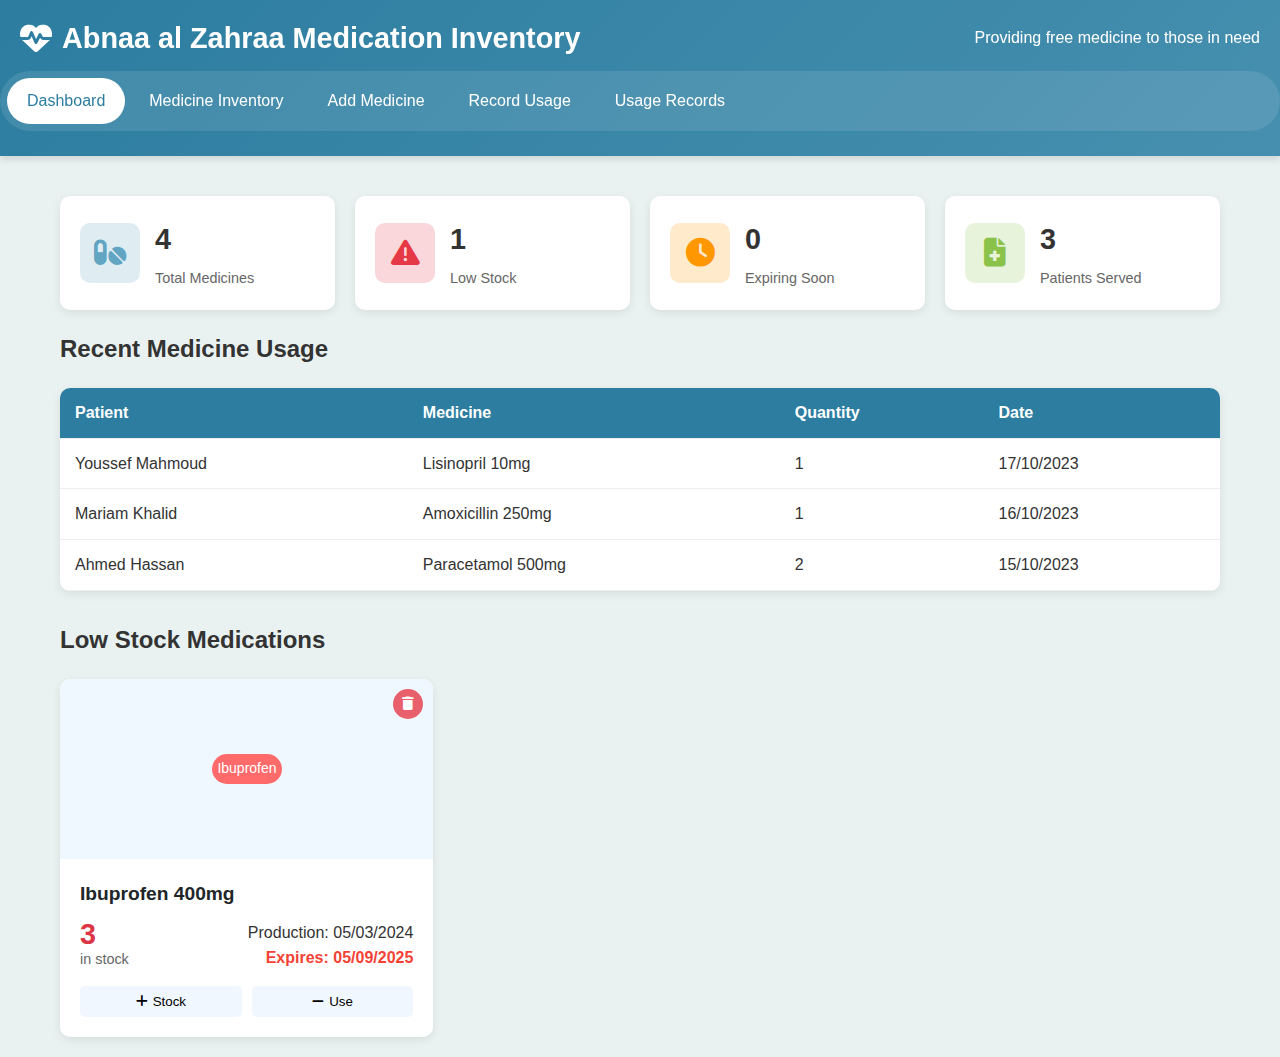
<file: index.html>
<!DOCTYPE html>
<html lang="en">
<head>
    <meta charset="UTF-8">
    <meta name="viewport" content="width=device-width, initial-scale=1.0">
    <title>Abnaa al Zahraa Medication Inventory</title>
    <link rel="stylesheet" href="https://cdnjs.cloudflare.com/ajax/libs/font-awesome/6.4.0/css/all.min.css">
    <style>
        :root {
            --primary: #2c7da0;
            --secondary: #468faf;
            --success: #61a5c2;
            --warning: #ffb703;
            --danger: #e63946;
            --light: #f8f9fa;
            --dark: #212529;
            --low-stock: #dc3545;
            --expiring-soon: #ff9800;
            --expired: #f44336;
            --sidebar: #1e3a5f;
            --header: #2c5282;
        }
        
        * {
            margin: 0;
            padding: 0;
            box-sizing: border-box;
            font-family: 'Segoe UI', Tahoma, Geneva, Verdana, sans-serif;
        }
        
        body {
            background-color: #e9f2f1;
            color: #333;
            line-height: 1.6;
        }
        
        .container {
            max-width: 1200px;
            margin: 0 auto;
            padding: 20px;
        }
        
        header {
            background: linear-gradient(135deg, var(--primary), var(--secondary));
            color: white;
            padding: 15px 0;
            box-shadow: 0 4px 6px rgba(0,0,0,0.1);
            position: sticky;
            top: 0;
            z-index: 100;
        }
        
        .header-content {
            display: flex;
            justify-content: space-between;
            align-items: center;
            padding: 0 20px;
        }
        
        .logo {
            display: flex;
            align-items: center;
            gap: 10px;
        }
        
        .logo i {
            font-size: 2rem;
        }
        
        .logo h1 {
            font-size: 1.8rem;
            font-weight: 600;
        }
        
        .tabs {
            display: flex;
            background: rgba(255,255,255,0.1);
            border-radius: 30px;
            padding: 5px;
            margin: 10px 0;
            flex-wrap: wrap;
        }
        
        .tab {
            padding: 10px 20px;
            border-radius: 30px;
            cursor: pointer;
            transition: all 0.3s;
            font-weight: 500;
            margin: 2px;
        }
        
        .tab.active {
            background: white;
            color: var(--primary);
        }
        
        .tab:hover:not(.active) {
            background: rgba(255,255,255,0.2);
        }
        
        .dashboard-stats {
            display: grid;
            grid-template-columns: repeat(auto-fit, minmax(240px, 1fr));
            gap: 20px;
            margin: 20px 0;
        }
        
        .stat-card {
            background: white;
            border-radius: 10px;
            padding: 20px;
            box-shadow: 0 3px 10px rgba(0,0,0,0.08);
            display: flex;
            align-items: center;
            gap: 15px;
            transition: transform 0.3s;
        }
        
        .stat-card:hover {
            transform: translateY(-5px);
        }
        
        .stat-icon {
            width: 60px;
            height: 60px;
            border-radius: 10px;
            display: flex;
            align-items: center;
            justify-content: center;
            font-size: 1.8rem;
        }
        
        .stat-icon.total {
            background: rgba(97, 165, 194, 0.2);
            color: var(--success);
        }
        
        .stat-icon.low {
            background: rgba(230, 57, 70, 0.2);
            color: var(--danger);
        }
        
        .stat-icon.expiring {
            background: rgba(255, 152, 0, 0.2);
            color: var(--expiring-soon);
        }
        
        .stat-icon.usage {
            background: rgba(139, 195, 74, 0.2);
            color: #8bc34a;
        }
        
        .stat-text h3 {
            font-size: 1.8rem;
            font-weight: 700;
            margin-bottom: 5px;
        }
        
        .stat-text p {
            color: #666;
            font-size: 0.9rem;
        }
        
        .content-section {
            display: none;
        }
        
        .content-section.active {
            display: block;
        }
        
        .medicines-grid {
            display: grid;
            grid-template-columns: repeat(auto-fill, minmax(280px, 1fr));
            gap: 20px;
            margin-top: 20px;
        }
        
        .medicine-card {
            background: white;
            border-radius: 10px;
            overflow: hidden;
            box-shadow: 0 3px 10px rgba(0,0,0,0.08);
            transition: transform 0.3s;
            position: relative;
        }
        
        .medicine-card:hover {
            transform: translateY(-5px);
            box-shadow: 0 5px 15px rgba(0,0,0,0.1);
        }
        
        .delete-btn {
            position: absolute;
            top: 10px;
            right: 10px;
            background: rgba(230, 57, 70, 0.8);
            color: white;
            border: none;
            width: 30px;
            height: 30px;
            border-radius: 50%;
            display: flex;
            align-items: center;
            justify-content: center;
            cursor: pointer;
            z-index: 10;
            transition: all 0.3s;
        }
        
        .delete-btn:hover {
            background: var(--danger);
            transform: scale(1.1);
        }
        
        .medicine-image {
            height: 180px;
            background: #f0f8ff;
            display: flex;
            align-items: center;
            justify-content: center;
            overflow: hidden;
            position: relative;
        }
        
        .medicine-image img {
            max-width: 100%;
            max-height: 100%;
            object-fit: contain;
            padding: 10px;
        }
        
        .medicine-details {
            padding: 20px;
        }
        
        .medicine-name {
            font-size: 1.2rem;
            font-weight: 600;
            margin-bottom: 10px;
            color: var(--dark);
        }
        
        .medicine-info {
            display: flex;
            justify-content: space-between;
            margin-bottom: 15px;
        }
        
        .medicine-quantity {
            display: flex;
            flex-direction: column;
        }
        
        .quantity-value {
            font-size: 1.8rem;
            font-weight: 700;
            line-height: 1;
        }
        
        .low-stock {
            color: var(--low-stock);
        }
        
        .quantity-label {
            font-size: 0.9rem;
            color: #666;
        }
        
        .medicine-dates {
            display: flex;
            flex-direction: column;
            text-align: right;
        }
        
        .expiring-soon {
            color: var(--expiring-soon);
            font-weight: 600;
        }
        
        .expired {
            color: var(--expired);
            font-weight: 700;
        }
        
        .medicine-actions {
            display: flex;
            gap: 10px;
            margin-top: 15px;
        }
        
        .action-btn {
            flex: 1;
            padding: 8px;
            border-radius: 5px;
            background: #f0f7ff;
            border: none;
            cursor: pointer;
            display: flex;
            align-items: center;
            justify-content: center;
            gap: 5px;
            transition: all 0.3s;
        }
        
        .action-btn:hover {
            background: var(--primary);
            color: white;
        }
        
        .form-container {
            background: white;
            border-radius: 10px;
            padding: 30px;
            box-shadow: 0 3px 10px rgba(0,0,0,0.08);
            max-width: 800px;
            margin: 20px auto;
        }
        
        .form-title {
            font-size: 1.5rem;
            margin-bottom: 20px;
            color: var(--dark);
            padding-bottom: 10px;
            border-bottom: 2px solid #f0f7ff;
        }
        
        .form-grid {
            display: grid;
            grid-template-columns: 1fr 1fr;
            gap: 20px;
        }
        
        .form-group {
            margin-bottom: 20px;
        }
        
        .form-group.full-width {
            grid-column: 1 / -1;
        }
        
        .form-group label {
            display: block;
            margin-bottom: 8px;
            font-weight: 500;
            color: #444;
        }
        
        .form-control {
            width: 100%;
            padding: 12px 15px;
            border: 1px solid #ddd;
            border-radius: 5px;
            font-size: 1rem;
            transition: border 0.3s;
        }
        
        .form-control:focus {
            outline: none;
            border-color: var(--primary);
        }
        
        .image-upload {
            border: 2px dashed #ddd;
            border-radius: 10px;
            padding: 30px;
            text-align: center;
            cursor: pointer;
            transition: all 0.3s;
            position: relative;
        }
        
        .image-upload:hover {
            border-color: var(--primary);
            background: #f0f7ff;
        }
        
        .image-upload i {
            font-size: 3rem;
            color: #ccc;
            margin-bottom: 15px;
        }
        
        .image-upload p {
            color: #666;
            margin-bottom: 5px;
        }
        
        .image-upload input {
            position: absolute;
            top: 0;
            left: 0;
            width: 100%;
            height: 100%;
            opacity: 0;
            cursor: pointer;
        }
        
        .image-preview {
            max-width: 100%;
            max-height: 200px;
            margin-top: 20px;
            display: none;
            border: 1px solid #ddd;
            border-radius: 5px;
            padding: 5px;
        }
        
        .btn {
            padding: 10px 20px;
            border: none;
            border-radius: 5px;
            cursor: pointer;
            font-weight: 600;
            display: inline-flex;
            align-items: center;
            gap: 8px;
            transition: all 0.3s;
        }
        
        .btn-primary {
            background: var(--primary);
            color: white;
        }
        
        .btn-primary:hover {
            background: #1d6380;
        }
        
        .btn-danger {
            background: var(--danger);
            color: white;
        }
        
        .btn-danger:hover {
            background: #c82333;
        }
        
        .btn-block {
            display: block;
            width: 100%;
            text-align: center;
        }
        
        .btn-container {
            display: flex;
            gap: 10px;
            margin-top: 20px;
        }
        
        .records-table {
            width: 100%;
            border-collapse: collapse;
            margin-top: 20px;
            background: white;
            border-radius: 10px;
            overflow: hidden;
            box-shadow: 0 3px 10px rgba(0,0,0,0.08);
        }
        
        .records-table th, .records-table td {
            padding: 12px 15px;
            text-align: left;
            border-bottom: 1px solid #eee;
        }
        
        .records-table th {
            background: var(--primary);
            color: white;
            font-weight: 600;
        }
        
        .records-table tr:hover {
            background-color: #f8f9fa;
        }
        
        .notification {
            position: fixed;
            top: 20px;
            right: 20px;
            padding: 15px 20px;
            border-radius: 5px;
            background: var(--success);
            color: white;
            box-shadow: 0 3px 10px rgba(0,0,0,0.2);
            z-index: 1000;
            display: flex;
            align-items: center;
            gap: 10px;
            transform: translateX(110%);
            transition: transform 0.3s ease-out;
        }
        
        .notification.show {
            transform: translateX(0);
        }
        
        .notification i {
            font-size: 1.2rem;
        }
        
        .notification.warning {
            background: var(--warning);
        }
        
        .notification.danger {
            background: var(--danger);
        }
        
        .usage-form {
            display: grid;
            grid-template-columns: 1fr 1fr;
            gap: 20px;
        }
        
        .image-help {
            font-size: 0.85rem;
            color: #666;
            margin-top: 5px;
        }
        
        .records-actions {
            display: flex;
            gap: 10px;
            margin-bottom: 20px;
            justify-content: flex-end;
        }
        
        .empty-records {
            text-align: center;
            padding: 40px;
            color: #666;
            font-size: 1.1rem;
        }
        
        .empty-records i {
            font-size: 3rem;
            margin-bottom: 15px;
            color: #ddd;
        }
        
        @media (max-width: 768px) {
            .form-grid, .usage-form {
                grid-template-columns: 1fr;
            }
            
            .dashboard-stats {
                grid-template-columns: 1fr;
            }
            
            .medicines-grid {
                grid-template-columns: 1fr;
            }
            
            .tabs {
                flex-wrap: wrap;
            }
            
            .tab {
                padding: 8px 15px;
                font-size: 0.9rem;
            }
            
            .records-actions {
                flex-direction: column;
                align-items: flex-end;
            }
        }
    </style>
</head>
<body>
    <header>
        <div class="header-content">
            <div class="logo">
                <i class="fas fa-heartbeat"></i>
                <h1>Abnaa al Zahraa Medication Inventory</h1>
            </div>
            <div>
                <p>Providing free medicine to those in need</p>
            </div>
        </div>
        
        <div class="tabs">
            <div class="tab active" data-target="dashboard">Dashboard</div>
            <div class="tab" data-target="inventory">Medicine Inventory</div>
            <div class="tab" data-target="add-medicine">Add Medicine</div>
            <div class="tab" data-target="record-usage">Record Usage</div>
            <div class="tab" data-target="records">Usage Records</div>
        </div>
    </header>
    
    <div class="container">
        <!-- Dashboard Section -->
        <div id="dashboard" class="content-section active">
            <div class="dashboard-stats">
                <div class="stat-card">
                    <div class="stat-icon total">
                        <i class="fas fa-pills"></i>
                    </div>
                    <div class="stat-text">
                        <h3 id="total-medicines">0</h3>
                        <p>Total Medicines</p>
                    </div>
                </div>
                <div class="stat-card">
                    <div class="stat-icon low">
                        <i class="fas fa-exclamation-triangle"></i>
                    </div>
                    <div class="stat-text">
                        <h3 id="low-stock">0</h3>
                        <p>Low Stock</p>
                    </div>
                </div>
                <div class="stat-card">
                    <div class="stat-icon expiring">
                        <i class="fas fa-clock"></i>
                    </div>
                    <div class="stat-text">
                        <h3 id="expiring-soon">0</h3>
                        <p>Expiring Soon</p>
                    </div>
                </div>
                <div class="stat-card">
                    <div class="stat-icon usage">
                        <i class="fas fa-file-medical"></i>
                    </div>
                    <div class="stat-text">
                        <h3 id="total-usage">0</h3>
                        <p>Patients Served</p>
                    </div>
                </div>
            </div>
            
            <h2>Recent Medicine Usage</h2>
            <div class="records-table-container">
                <table class="records-table">
                    <thead>
                        <tr>
                            <th>Patient</th>
                            <th>Medicine</th>
                            <th>Quantity</th>
                            <th>Date</th>
                        </tr>
                    </thead>
                    <tbody id="recent-records">
                        <!-- Recent records will be populated here -->
                    </tbody>
                </table>
            </div>
            
            <h2 style="margin-top: 30px;">Low Stock Medications</h2>
            <div class="medicines-grid" id="low-stock-grid">
                <!-- Low stock medicines will be added here -->
            </div>
        </div>
        
        <!-- Inventory Section -->
        <div id="inventory" class="content-section">
            <div style="display: flex; justify-content: space-between; align-items: center; margin-bottom: 20px;">
                <h2>Medicine Inventory</h2>
                <div class="search-container">
                    <input type="text" id="searchInput" placeholder="Search medicines..." style="padding: 10px; border: 1px solid #ddd; border-radius: 4px; width: 250px;">
                    <button id="searchBtn" style="background: var(--primary); color: white; border: none; padding: 10px 15px; border-radius: 4px; margin-left: 10px; cursor: pointer;">
                        <i class="fas fa-search"></i>
                    </button>
                </div>
            </div>
            <div class="medicines-grid" id="medicinesGrid">
                <!-- All medicines will be added here -->
            </div>
        </div>
        
        <!-- Add Medicine Section -->
        <div id="add-medicine" class="content-section">
            <div class="form-container">
                <h2 class="form-title">Add New Medicine</h2>
                <form id="add-medicine-form">
                    <div class="form-grid">
                        <div class="form-group">
                            <label for="med-name">Medicine Name</label>
                            <input type="text" id="med-name" class="form-control" placeholder="Enter medicine name" required>
                        </div>
                        
                        <div class="form-group">
                            <label for="med-quantity">Initial Quantity</label>
                            <input type="number" id="med-quantity" class="form-control" placeholder="Enter quantity" min="1" required>
                        </div>
                        
                        <div class="form-group">
                            <label for="production-date">Production Date</label>
                            <input type="date" id="production-date" class="form-control" required>
                        </div>
                        
                        <div class="form-group">
                            <label for="expiration-date">Expiration Date</label>
                            <input type="date" id="expiration-date" class="form-control" required>
                        </div>
                        
                        <div class="form-group">
                            <label for="med-category">Category</label>
                            <select id="med-category" class="form-control">
                                <option value="pain">Pain Relief</option>
                                <option value="antibiotic">Antibiotic</option>
                                <option value="chronic">Chronic Condition</option>
                                <option value="vitamin">Vitamin</option>
                                <option value="other">Other</option>
                            </select>
                        </div>
                        
                        <div class="form-group">
                            <label for="med-description">Description (Optional)</label>
                            <textarea id="med-description" class="form-control" placeholder="Enter medicine description" rows="2"></textarea>
                        </div>
                        
                        <div class="form-group full-width">
                            <label>Medicine Image</label>
                            <div class="image-upload" id="image-upload-area">
                                <i class="fas fa-cloud-upload-alt"></i>
                                <p>Click or drag to upload medicine image</p>
                                <p class="image-help">(Supports JPG, PNG - max 2MB)</p>
                                <input type="file" id="med-image" accept="image/*">
                            </div>
                            <img id="image-preview" class="image-preview" alt="Image preview">
                        </div>
                    </div>
                    
                    <div class="btn-container">
                        <button type="submit" class="btn btn-primary">
                            <i class="fas fa-save"></i> Save Medicine
                        </button>
                        <button type="reset" class="btn" style="background: #f0f0f0;">
                            <i class="fas fa-times"></i> Clear Form
                        </button>
                    </div>
                </form>
            </div>
        </div>
        
        <!-- Record Usage Section -->
        <div id="record-usage" class="content-section">
            <div class="form-container">
                <h2 class="form-title">Record Medicine Usage</h2>
                <form id="usage-form">
                    <div class="usage-form">
                        <div class="form-group">
                            <label for="patient-name">Patient Name</label>
                            <input type="text" id="patient-name" class="form-control" placeholder="Enter patient name" required>
                        </div>
                        
                        <div class="form-group">
                            <label for="patient-age">Patient Age</label>
                            <input type="number" id="patient-age" class="form-control" placeholder="Enter age" min="1" required>
                        </div>
                        
                        <div class="form-group">
                            <label for="medicine-select">Medicine</label>
                            <select id="medicine-select" class="form-control" required>
                                <option value="">Select a medicine</option>
                                <!-- Options will be populated dynamically -->
                            </select>
                        </div>
                        
                        <div class="form-group">
                            <label for="usage-quantity">Quantity Used</label>
                            <input type="number" id="usage-quantity" class="form-control" placeholder="Enter quantity" min="1" required>
                        </div>
                        
                        <div class="form-group">
                            <label for="usage-date">Date</label>
                            <input type="date" id="usage-date" class="form-control" required>
                        </div>
                        
                        <div class="form-group">
                            <label for="doctor-name">Doctor Name</label>
                            <input type="text" id="doctor-name" class="form-control" placeholder="Enter doctor name" required>
                        </div>
                        
                        <div class="form-group">
                            <label for="condition">Condition Treated</label>
                            <input type="text" id="condition" class="form-control" placeholder="Enter condition" required>
                        </div>
                        
                        <div class="form-group full-width">
                            <label for="notes">Notes (Optional)</label>
                            <textarea id="notes" class="form-control" placeholder="Enter additional notes" rows="3"></textarea>
                        </div>
                    </div>
                    
                    <div class="btn-container">
                        <button type="submit" class="btn btn-primary">
                            <i class="fas fa-file-medical"></i> Record Usage
                        </button>
                    </div>
                </form>
            </div>
        </div>
        
        <!-- Records Section -->
        <div id="records" class="content-section">
            <div style="display: flex; justify-content: space-between; align-items: center; margin-bottom: 20px;">
                <h2>Medicine Usage Records</h2>
                <div class="records-actions">
                    <button id="export-records" class="btn btn-primary">
                        <i class="fas fa-download"></i> Export Records
                    </button>
                    <button id="clear-records" class="btn btn-danger">
                        <i class="fas fa-trash"></i> Clear Records
                    </button>
                </div>
            </div>
            
            <div class="records-table-container">
                <table class="records-table">
                    <thead>
                        <tr>
                            <th>Date</th>
                            <th>Patient</th>
                            <th>Medicine</th>
                            <th>Quantity</th>
                            <th>Condition</th>
                            <th>Doctor</th>
                        </tr>
                    </thead>
                    <tbody id="records-body">
                        <!-- Records will be populated here -->
                    </tbody>
                </table>
                <div id="empty-records-message" class="empty-records" style="display: none;">
                    <i class="fas fa-file-alt"></i>
                    <p>No usage records found</p>
                    <p>Start recording medicine usage to see data here</p>
                </div>
            </div>
        </div>
    </div>
    
    <div class="notification" id="notification">
        <i class="fas fa-check-circle"></i>
        <div>Operation completed successfully!</div>
    </div>
    
    <script>
        // Sample medicine data
        let medicines = [
            {
                id: 1,
                name: "Paracetamol 500mg",
                quantity: 15,
                productionDate: "2024-01-15",
                expirationDate: "2025-07-15",
                description: "Pain reliever and fever reducer",
                category: "pain",
                image: "data:image/svg+xml;charset=UTF-8,%3Csvg xmlns='http://www.w3.org/2000/svg' width='100' height='100' viewBox='0 0 100 100'%3E%3Crect x='15' y='35' rx='15' ry='15' width='70' height='30' fill='%23FF6B6B'/%3E%3Ctext x='50' y='50' font-family='Arial' font-size='14' fill='white' text-anchor='middle' dominant-baseline='middle'%3EParacetamol%3C/text%3E%3C/svg%3E"
            },
            {
                id: 2,
                name: "Amoxicillin 250mg",
                quantity: 8,
                productionDate: "2024-02-10",
                expirationDate: "2025-08-10",
                description: "Antibiotic for bacterial infections",
                category: "antibiotic",
                image: "data:image/svg+xml;charset=UTF-8,%3Csvg xmlns='http://www.w3.org/2000/svg' width='100' height='100' viewBox='0 0 100 100'%3E%3Crect x='15' y='35' rx='15' ry='15' width='70' height='30' fill='%234ECDC4'/%3E%3Ctext x='50' y='50' font-family='Arial' font-size='14' fill='white' text-anchor='middle' dominant-baseline='middle'%3EAmoxicillin%3C/text%3E%3C/svg%3E"
            },
            {
                id: 3,
                name: "Ibuprofen 400mg",
                quantity: 3,
                productionDate: "2024-03-05",
                expirationDate: "2025-09-05",
                description: "Nonsteroidal anti-inflammatory drug",
                category: "pain",
                image: "data:image/svg+xml;charset=UTF-8,%3Csvg xmlns='http://www.w3.org/2000/svg' width='100' height='100' viewBox='0 0 100 100'%3E%3Crect x='15' y='35' rx='15' ry='15' width='70' height='30' fill='%23FF6B6B'/%3E%3Ctext x='50' y='50' font-family='Arial' font-size='14' fill='white' text-anchor='middle' dominant-baseline='middle'%3EIbuprofen%3C/text%3E%3C/svg%3E"
            },
            {
                id: 4,
                name: "Lisinopril 10mg",
                quantity: 12,
                productionDate: "2023-12-20",
                expirationDate: "2024-12-20",
                description: "ACE inhibitor for hypertension",
                category: "chronic",
                image: "data:image/svg+xml;charset=UTF-8,%3Csvg xmlns='http://www.w3.org/2000/svg' width='100' height='100' viewBox='0 0 100 100'%3E%3Crect x='15' y='35' rx='15' ry='15' width='70' height='30' fill='%23FFD166'/%3E%3Ctext x='50' y='50' font-family='Arial' font-size='14' fill='black' text-anchor='middle' dominant-baseline='middle'%3ELisinopril%3C/text%3E%3C/svg%3E"
            }
        ];

        // Usage records
        let usageRecords = [
            {
                id: 1,
                patientName: "Ahmed Hassan",
                patientAge: 45,
                medicineId: 1,
                medicineName: "Paracetamol 500mg",
                quantity: 2,
                date: "2023-10-15",
                doctor: "Dr. Fatima Al-Zahraa",
                condition: "Fever",
                notes: "Prescribed for 3 days"
            },
            {
                id: 2,
                patientName: "Mariam Khalid",
                patientAge: 32,
                medicineId: 2,
                medicineName: "Amoxicillin 250mg",
                quantity: 1,
                date: "2023-10-16",
                doctor: "Dr. Omar Saeed",
                condition: "Sinus infection",
                notes: "Full course prescribed"
            },
            {
                id: 3,
                patientName: "Youssef Mahmoud",
                patientAge: 67,
                medicineId: 4,
                medicineName: "Lisinopril 10mg",
                quantity: 1,
                date: "2023-10-17",
                doctor: "Dr. Fatima Al-Zahraa",
                condition: "Hypertension",
                notes: "Monthly refill"
            }
        ];

        // DOM Elements
        const tabs = document.querySelectorAll('.tab');
        const contentSections = document.querySelectorAll('.content-section');
        const medicinesGrid = document.getElementById('medicinesGrid');
        const lowStockGrid = document.getElementById('low-stock-grid');
        const recentRecords = document.getElementById('recent-records');
        const recordsBody = document.getElementById('records-body');
        const emptyRecordsMsg = document.getElementById('empty-records-message');
        const notification = document.getElementById('notification');
        const imageUploadArea = document.getElementById('image-upload-area');
        const medImageInput = document.getElementById('med-image');
        const imagePreview = document.getElementById('image-preview');
        const addMedicineForm = document.getElementById('add-medicine-form');
        const usageForm = document.getElementById('usage-form');
        const medicineSelect = document.getElementById('medicine-select');
        const exportRecordsBtn = document.getElementById('export-records');
        const clearRecordsBtn = document.getElementById('clear-records');
        const searchInput = document.getElementById('searchInput');
        const searchBtn = document.getElementById('searchBtn');
        
        // Stats elements
        const totalMedicinesEl = document.getElementById('total-medicines');
        const lowStockEl = document.getElementById('low-stock');
        const expiringSoonEl = document.getElementById('expiring-soon');
        const totalUsageEl = document.getElementById('total-usage');

        // Initialize the app
        document.addEventListener('DOMContentLoaded', () => {
            renderMedicines(medicines);
            renderLowStockMedicines();
            renderRecentRecords();
            renderAllRecords();
            populateMedicineSelect();
            updateStats();
            
            // Set default dates
            document.getElementById('production-date').valueAsDate = new Date();
            const oneYearFromNow = new Date();
            oneYearFromNow.setFullYear(oneYearFromNow.getFullYear() + 1);
            document.getElementById('expiration-date').valueAsDate = oneYearFromNow;
            document.getElementById('usage-date').valueAsDate = new Date();
            
            // Load from localStorage if available
            const savedMedicines = localStorage.getItem('medicines');
            if (savedMedicines) {
                medicines = JSON.parse(savedMedicines);
                renderMedicines(medicines);
                renderLowStockMedicines();
                updateStats();
            }
            
            const savedRecords = localStorage.getItem('usageRecords');
            if (savedRecords) {
                usageRecords = JSON.parse(savedRecords);
                renderRecentRecords();
                renderAllRecords();
                updateStats();
            }
        });

        // Tab navigation
        tabs.forEach(tab => {
            tab.addEventListener('click', () => {
                const target = tab.getAttribute('data-target');
                
                // Update active tab
                tabs.forEach(t => t.classList.remove('active'));
                tab.classList.add('active');
                
                // Show the selected section
                contentSections.forEach(section => section.classList.remove('active'));
                document.getElementById(target).classList.add('active');
            });
        });

        // Render medicines to the grid
        function renderMedicines(meds) {
            medicinesGrid.innerHTML = '';
            
            meds.forEach(medicine => {
                const medicineCard = createMedicineCard(medicine);
                medicinesGrid.appendChild(medicineCard);
            });
        }

        // Create medicine card element
        function createMedicineCard(medicine) {
            const card = document.createElement('div');
            card.className = 'medicine-card';
            
            // Check if medicine is low stock
            const lowStockClass = medicine.quantity <= 3 ? 'low-stock' : '';
            
            // Check expiration
            const today = new Date();
            const expDate = new Date(medicine.expirationDate);
            const diffTime = expDate - today;
            const diffDays = Math.ceil(diffTime / (1000 * 60 * 60 * 24));
            let expiringClass = '';
            
            if (diffDays < 0) {
                expiringClass = 'expired';
            } else if (diffDays <= 30) {
                expiringClass = 'expiring-soon';
            }
            
            card.innerHTML = `
                <button class="delete-btn" data-id="${medicine.id}">
                    <i class="fas fa-trash"></i>
                </button>
                <div class="medicine-image">
                    <img src="${medicine.image}" alt="${medicine.name}">
                </div>
                <div class="medicine-details">
                    <div class="medicine-name">${medicine.name}</div>
                    <div class="medicine-info">
                        <div class="medicine-quantity">
                            <div class="quantity-value ${lowStockClass}">${medicine.quantity}</div>
                            <div class="quantity-label">in stock</div>
                        </div>
                        <div class="medicine-dates">
                            <div>Production: ${formatDate(medicine.productionDate)}</div>
                            <div class="${expiringClass}">Expires: ${formatDate(medicine.expirationDate)}</div>
                        </div>
                    </div>
                    <div class="medicine-actions">
                        <button class="action-btn" data-id="${medicine.id}" data-action="add">
                            <i class="fas fa-plus"></i> Stock
                        </button>
                        <button class="action-btn" data-id="${medicine.id}" data-action="remove">
                            <i class="fas fa-minus"></i> Use
                        </button>
                    </div>
                </div>
            `;
            
            return card;
        }

        // Render low stock medicines
        function renderLowStockMedicines() {
            const lowStock = medicines.filter(med => med.quantity <= 3);
            lowStockGrid.innerHTML = '';
            
            lowStock.forEach(medicine => {
                const medicineCard = createMedicineCard(medicine);
                lowStockGrid.appendChild(medicineCard);
            });
        }

        // Format date as DD/MM/YYYY
        function formatDate(dateString) {
            const date = new Date(dateString);
            const day = date.getDate().toString().padStart(2, '0');
            const month = (date.getMonth() + 1).toString().padStart(2, '0');
            const year = date.getFullYear();
            return `${day}/${month}/${year}`;
        }

        // Render recent records
        function renderRecentRecords() {
            recentRecords.innerHTML = '';
            
            // Get last 3 records
            const recent = [...usageRecords].reverse().slice(0, 3);
            
            if (recent.length === 0) {
                recentRecords.innerHTML = `<tr><td colspan="4" style="text-align: center; padding: 20px; color: #666;">No recent usage records</td></tr>`;
            } else {
                recent.forEach(record => {
                    const row = document.createElement('tr');
                    row.innerHTML = `
                        <td>${record.patientName}</td>
                        <td>${record.medicineName}</td>
                        <td>${record.quantity}</td>
                        <td>${formatDate(record.date)}</td>
                    `;
                    recentRecords.appendChild(row);
                });
            }
        }

        // Render all records
        function renderAllRecords() {
            recordsBody.innerHTML = '';
            
            if (usageRecords.length === 0) {
                emptyRecordsMsg.style.display = 'block';
                return;
            }
            
            emptyRecordsMsg.style.display = 'none';
            
            // Sort records by date (newest first)
            const sortedRecords = [...usageRecords].sort((a, b) => 
                new Date(b.date) - new Date(a.date)
            );
            
            sortedRecords.forEach(record => {
                const row = document.createElement('tr');
                row.innerHTML = `
                    <td>${formatDate(record.date)}</td>
                    <td>${record.patientName} (${record.patientAge})</td>
                    <td>${record.medicineName}</td>
                    <td>${record.quantity}</td>
                    <td>${record.condition}</td>
                    <td>${record.doctor}</td>
                `;
                recordsBody.appendChild(row);
            });
        }

        // Populate medicine select dropdown
        function populateMedicineSelect() {
            medicineSelect.innerHTML = '<option value="">Select a medicine</option>';
            
            medicines.forEach(medicine => {
                const option = document.createElement('option');
                option.value = medicine.id;
                option.textContent = medicine.name;
                medicineSelect.appendChild(option);
            });
        }

        // Update statistics
        function updateStats() {
            totalMedicinesEl.textContent = medicines.length;
            
            const lowStockCount = medicines.filter(med => med.quantity <= 3).length;
            lowStockEl.textContent = lowStockCount;
            
            const today = new Date();
            const expiringSoonCount = medicines.filter(med => {
                const expDate = new Date(med.expirationDate);
                const diffTime = expDate - today;
                const diffDays = Math.ceil(diffTime / (1000 * 60 * 60 * 24));
                return diffDays > 0 && diffDays <= 30;
            }).length;
            
            expiringSoonEl.textContent = expiringSoonCount;
            totalUsageEl.textContent = usageRecords.length;
        }

        // Image upload
        medImageInput.addEventListener('change', (e) => {
            if (e.target.files && e.target.files[0]) {
                const file = e.target.files[0];
                
                // Check file size (max 2MB)
                if (file.size > 2 * 1024 * 1024) {
                    showNotification('Image size exceeds 2MB limit', 'warning');
                    return;
                }
                
                const reader = new FileReader();
                
                reader.onload = (event) => {
                    imagePreview.src = event.target.result;
                    imagePreview.style.display = 'block';
                };
                
                reader.readAsDataURL(file);
            }
        });

        // Add medicine form
        addMedicineForm.addEventListener('submit', (e) => {
            e.preventDefault();
            
            const newMedicine = {
                id: Date.now(),
                name: document.getElementById('med-name').value,
                quantity: parseInt(document.getElementById('med-quantity').value),
                productionDate: document.getElementById('production-date').value,
                expirationDate: document.getElementById('expiration-date').value,
                category: document.getElementById('med-category').value,
                description: document.getElementById('med-description').value,
                image: imagePreview.style.display === 'block' ? imagePreview.src : ''
            };
            
            // If no image uploaded, use a placeholder
            if (!newMedicine.image) {
                newMedicine.image = generateDefaultPillImage(
                    newMedicine.name, 
                    newMedicine.category
                );
            }
            
            medicines.push(newMedicine);
            
            // Save to localStorage
            localStorage.setItem('medicines', JSON.stringify(medicines));
            
            // Update UI
            renderMedicines(medicines);
            renderLowStockMedicines();
            updateStats();
            populateMedicineSelect();
            
            // Show notification
            showNotification('Medicine added successfully!');
            
            // Reset form
            addMedicineForm.reset();
            imagePreview.style.display = 'none';
            
            // Set default dates again
            document.getElementById('production-date').valueAsDate = new Date();
            const oneYearFromNow = new Date();
            oneYearFromNow.setFullYear(oneYearFromNow.getFullYear() + 1);
            document.getElementById('expiration-date').valueAsDate = oneYearFromNow;
        });

        // Generate default pill image
        function generateDefaultPillImage(name, category) {
            const colors = {
                'pain': '#FF6B6B',
                'antibiotic': '#4ECDC4',
                'chronic': '#FFD166',
                'vitamin': '#06D6A0',
                'other': '#118AB2'
            };
            
            const color = colors[category] || '#468faf';
            const textColor = category === 'chronic' ? 'black' : 'white';
            
            return `data:image/svg+xml;charset=UTF-8,<svg xmlns="http://www.w3.org/2000/svg" width="100" height="100" viewBox="0 0 100 100"><rect x="15" y="35" rx="15" ry="15" width="70" height="30" fill="${encodeURIComponent(color)}"/><text x="50" y="50" font-family="Arial" font-size="14" fill="${encodeURIComponent(textColor)}" text-anchor="middle" dominant-baseline="middle">${encodeURIComponent(name.substring(0, 12))}</text></svg>`;
        }

        // Record usage form
        usageForm.addEventListener('submit', (e) => {
            e.preventDefault();
            
            const medicineId = parseInt(medicineSelect.value);
            const medicine = medicines.find(m => m.id === medicineId);
            
            if (!medicine) {
                showNotification('Please select a valid medicine', 'warning');
                return;
            }
            
            const quantity = parseInt(document.getElementById('usage-quantity').value);
            
            if (quantity > medicine.quantity) {
                showNotification('Not enough stock available', 'danger');
                return;
            }
            
            // Update medicine quantity
            medicine.quantity -= quantity;
            
            // Create usage record
            const newRecord = {
                id: Date.now(),
                patientName: document.getElementById('patient-name').value,
                patientAge: parseInt(document.getElementById('patient-age').value),
                medicineId: medicine.id,
                medicineName: medicine.name,
                quantity: quantity,
                date: document.getElementById('usage-date').value,
                doctor: document.getElementById('doctor-name').value,
                condition: document.getElementById('condition').value,
                notes: document.getElementById('notes').value
            };
            
            usageRecords.push(newRecord);
            
            // Save to localStorage
            localStorage.setItem('medicines', JSON.stringify(medicines));
            localStorage.setItem('usageRecords', JSON.stringify(usageRecords));
            
            // Update UI
            renderMedicines(medicines);
            renderLowStockMedicines();
            renderRecentRecords();
            renderAllRecords();
            updateStats();
            
            // Show notification
            showNotification('Medicine usage recorded successfully!');
            
            // Reset form
            usageForm.reset();
            document.getElementById('usage-date').valueAsDate = new Date();
        });

        // Export records
        exportRecordsBtn.addEventListener('click', () => {
            if (usageRecords.length === 0) {
                showNotification('No records to export', 'warning');
                return;
            }
            
            // Create CSV content
            let csvContent = "Date,Patient,Age,Medicine,Quantity,Condition,Doctor,Notes\n";
            
            usageRecords.forEach(record => {
                csvContent += `"${formatDate(record.date)}","${record.patientName}",${record.patientAge},"${record.medicineName}",${record.quantity},"${record.condition}","${record.doctor}","${record.notes || ''}"\n`;
            });
            
            // Create download link
            const blob = new Blob([csvContent], { type: 'text/csv;charset=utf-8;' });
            const url = URL.createObjectURL(blob);
            const link = document.createElement('a');
            link.setAttribute('href', url);
            link.setAttribute('download', 'medicine-usage-records.csv');
            link.style.visibility = 'hidden';
            document.body.appendChild(link);
            link.click();
            document.body.removeChild(link);
            
            showNotification('Records exported successfully!');
        });

        // Clear records functionality
        clearRecordsBtn.addEventListener('click', () => {
            if (usageRecords.length === 0) {
                showNotification('No records to clear', 'warning');
                return;
            }
            
            if (confirm('Are you sure you want to clear ALL usage records? This action cannot be undone.')) {
                // Clear all usage records
                usageRecords = [];
                
                // Update localStorage
                localStorage.setItem('usageRecords', JSON.stringify(usageRecords));
                
                // Update UI
                renderRecentRecords();
                renderAllRecords();
                updateStats();
                
                showNotification('All usage records cleared successfully!');
            }
        });

        // Search medicines
        searchBtn.addEventListener('click', () => {
            const searchTerm = searchInput.value.toLowerCase();
            const filtered = medicines.filter(med => 
                med.name.toLowerCase().includes(searchTerm) || 
                (med.description && med.description.toLowerCase().includes(searchTerm))
            );
            renderMedicines(filtered);
        });
        
        searchInput.addEventListener('keyup', (e) => {
            if (e.key === 'Enter') {
                searchBtn.click();
            }
        });

        // Medicine actions (add/remove stock)
        medicinesGrid.addEventListener('click', (e) => {
            if (e.target.closest('.action-btn')) {
                const btn = e.target.closest('.action-btn');
                const medicineId = parseInt(btn.getAttribute('data-id'));
                const action = btn.getAttribute('data-action');
                const medicine = medicines.find(m => m.id === medicineId);
                
                if (action === 'add') {
                    const quantity = prompt(`How many units of ${medicine.name} to add?`, "10");
                    if (quantity && !isNaN(quantity) && parseInt(quantity) > 0) {
                        medicine.quantity += parseInt(quantity);
                        localStorage.setItem('medicines', JSON.stringify(medicines));
                        renderMedicines(medicines);
                        renderLowStockMedicines();
                        updateStats();
                        showNotification(`Added ${quantity} units to ${medicine.name}`);
                    }
                } else if (action === 'remove') {
                    const quantity = prompt(`How many units of ${medicine.name} were used?`, "1");
                    if (quantity && !isNaN(quantity) && parseInt(quantity) > 0) {
                        if (parseInt(quantity) > medicine.quantity) {
                            showNotification('Not enough stock available', 'danger');
                            return;
                        }
                        medicine.quantity -= parseInt(quantity);
                        localStorage.setItem('medicines', JSON.stringify(medicines));
                        renderMedicines(medicines);
                        renderLowStockMedicines();
                        updateStats();
                        showNotification(`Removed ${quantity} units from ${medicine.name}`);
                    }
                }
            }
        });

        // Delete medicine functionality
        document.addEventListener('click', (e) => {
            if (e.target.closest('.delete-btn')) {
                const btn = e.target.closest('.delete-btn');
                const medicineId = parseInt(btn.getAttribute('data-id'));
                
                if (confirm('Are you sure you want to delete this medicine? This action cannot be undone.')) {
                    // Remove medicine from array
                    const index = medicines.findIndex(m => m.id === medicineId);
                    if (index !== -1) {
                        medicines.splice(index, 1);
                        
                        // Update localStorage
                        localStorage.setItem('medicines', JSON.stringify(medicines));
                        
                        // Update UI
                        renderMedicines(medicines);
                        renderLowStockMedicines();
                        updateStats();
                        populateMedicineSelect();
                        
                        showNotification('Medicine deleted successfully!');
                    }
                }
            }
        });

        // Show notification
        function showNotification(message, type = 'success') {
            const icon = type === 'success' ? 'fa-check-circle' : 
                        type === 'warning' ? 'fa-exclamation-triangle' : 'fa-exclamation-circle';
            
            notification.innerHTML = `
                <i class="fas ${icon}"></i>
                <div>${message}</div>
            `;
            
            notification.className = 'notification show';
            if (type !== 'success') {
                notification.classList.add(type);
            }
            
            setTimeout(() => {
                notification.classList.remove('show');
            }, 3000);
        }
    </script>
</body>
</html>
</file>
